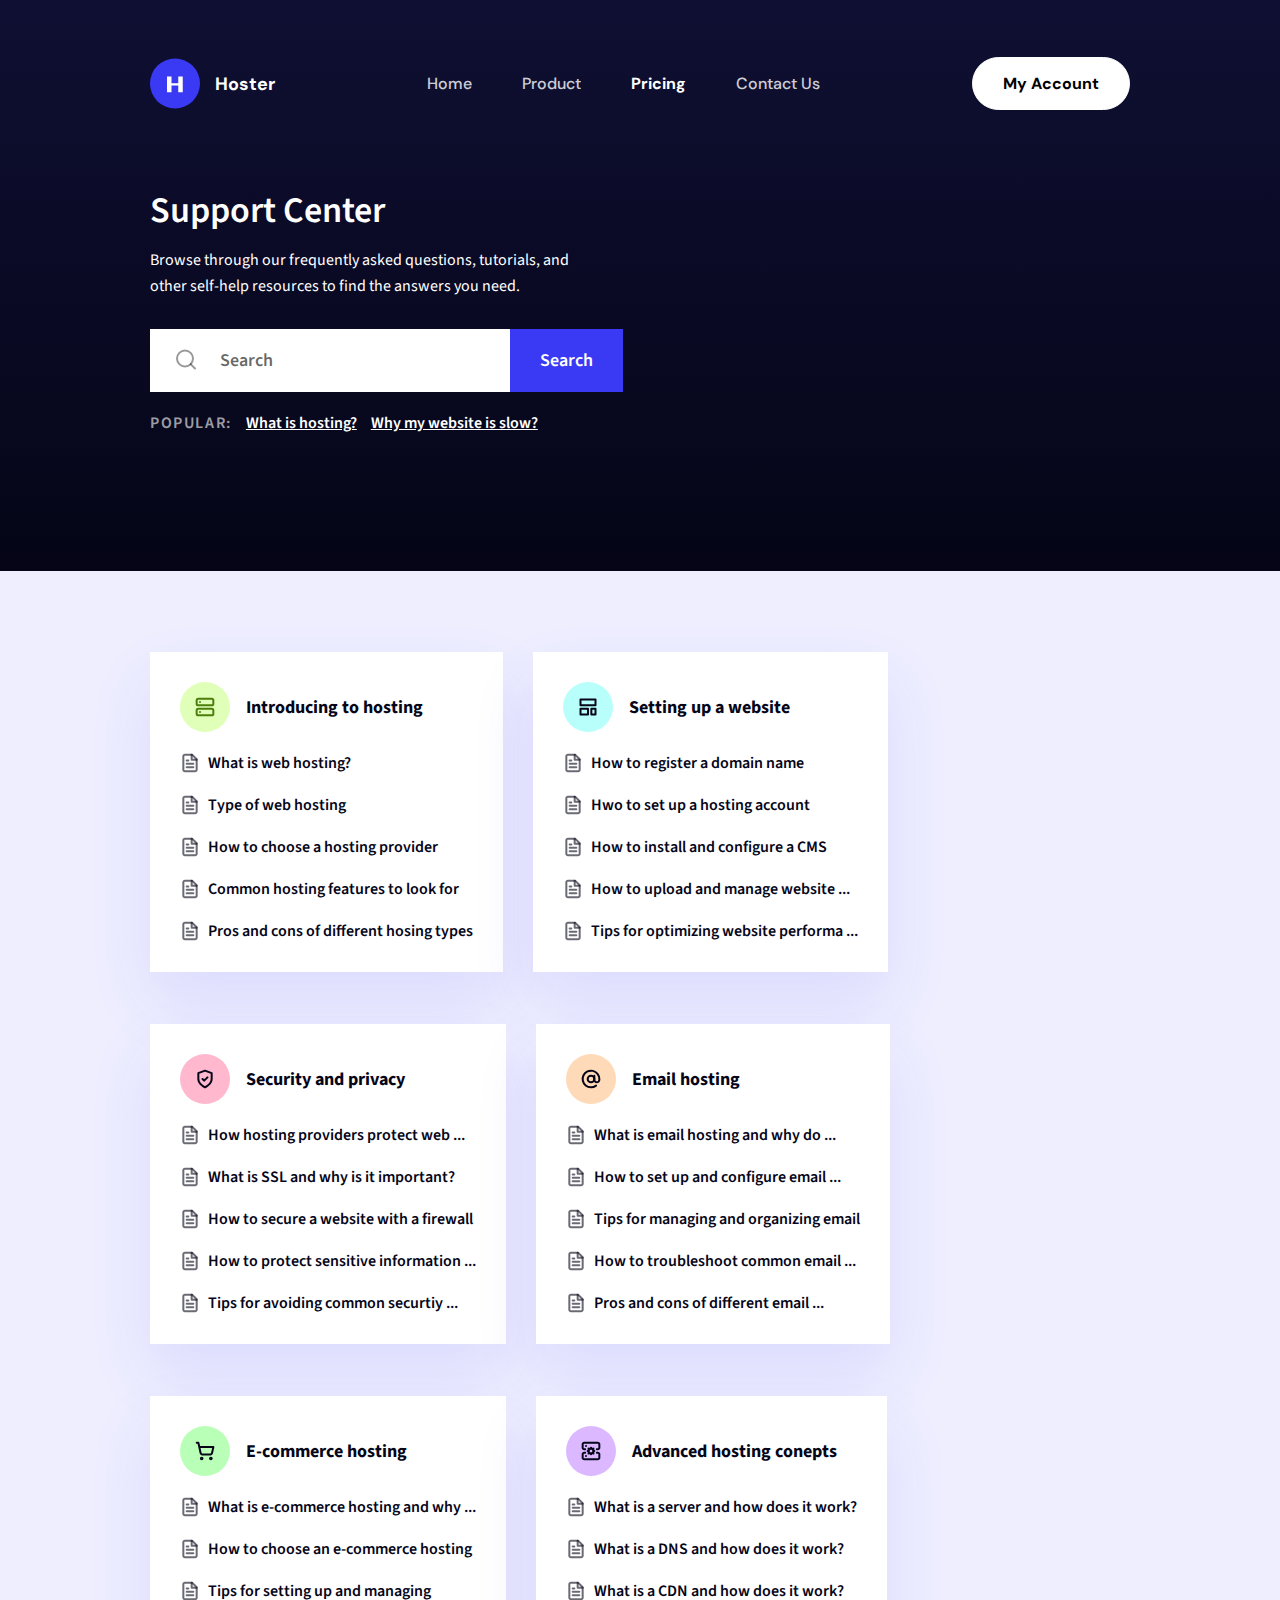
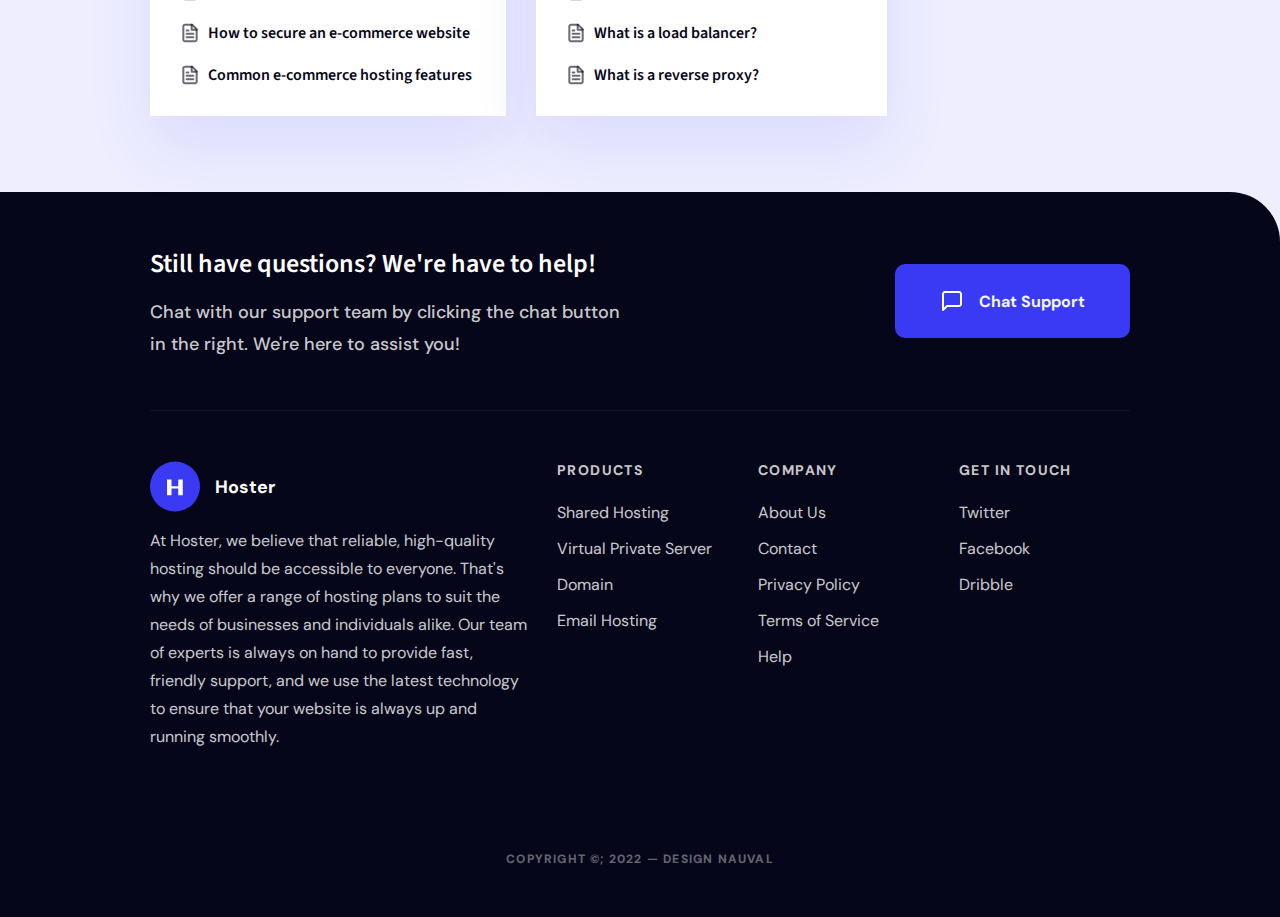
<file: index.html>
<!DOCTYPE html>
<html lang="en">
  <head>
    <meta charset="UTF-8" />
    <meta http-equiv="X-UA-Compatible" content="IE=edge" />
    <meta name="viewport" content="width=device-width, initial-scale=1.0" />
    <title>Hoster Support</title>
    <link rel="stylesheet" href="Style/style.css" />
    <link rel="stylesheet" href="Style/Header.css" />
    <link rel="stylesheet" href="Style/MainIndex.css" />
    <link rel="stylesheet" href="Style/Footer.css" />
    <link rel="stylesheet" href="Style/reset.css" />
    <style>
      @import url("https://fonts.googleapis.com/css2?family=Source+Sans+Pro:wght@400;600;700&display=swap");
      @import url("https://fonts.googleapis.com/css2?family=DM+Sans:ital,wght@0,400;0,500;0,700;1,700&display=swap");
    </style>
  </head>
  <body>
    <header-head></header-head>
    <main class="container">
      <main-1></main-1>
      <main-2></main-2>
      <main-3></main-3>
      <main-4></main-4>
      <main-5></main-5>
      <main-6></main-6>
    </main>
    <footer-foot></footer-foot>

    <script src="Components/Header.js"></script>
    <script src="Components/Footer.js"></script>
    <script src="Components/Main/Main1.js"></script>
    <script src="Components/Main/Main2.js"></script>
    <script src="Components/Main/Main3.js"></script>
    <script src="Components/Main/Main4.js"></script>
    <script src="Components/Main/Main5.js"></script>
    <script src="Components/Main/Main6.js"></script>
  </body>
</html>
</file>
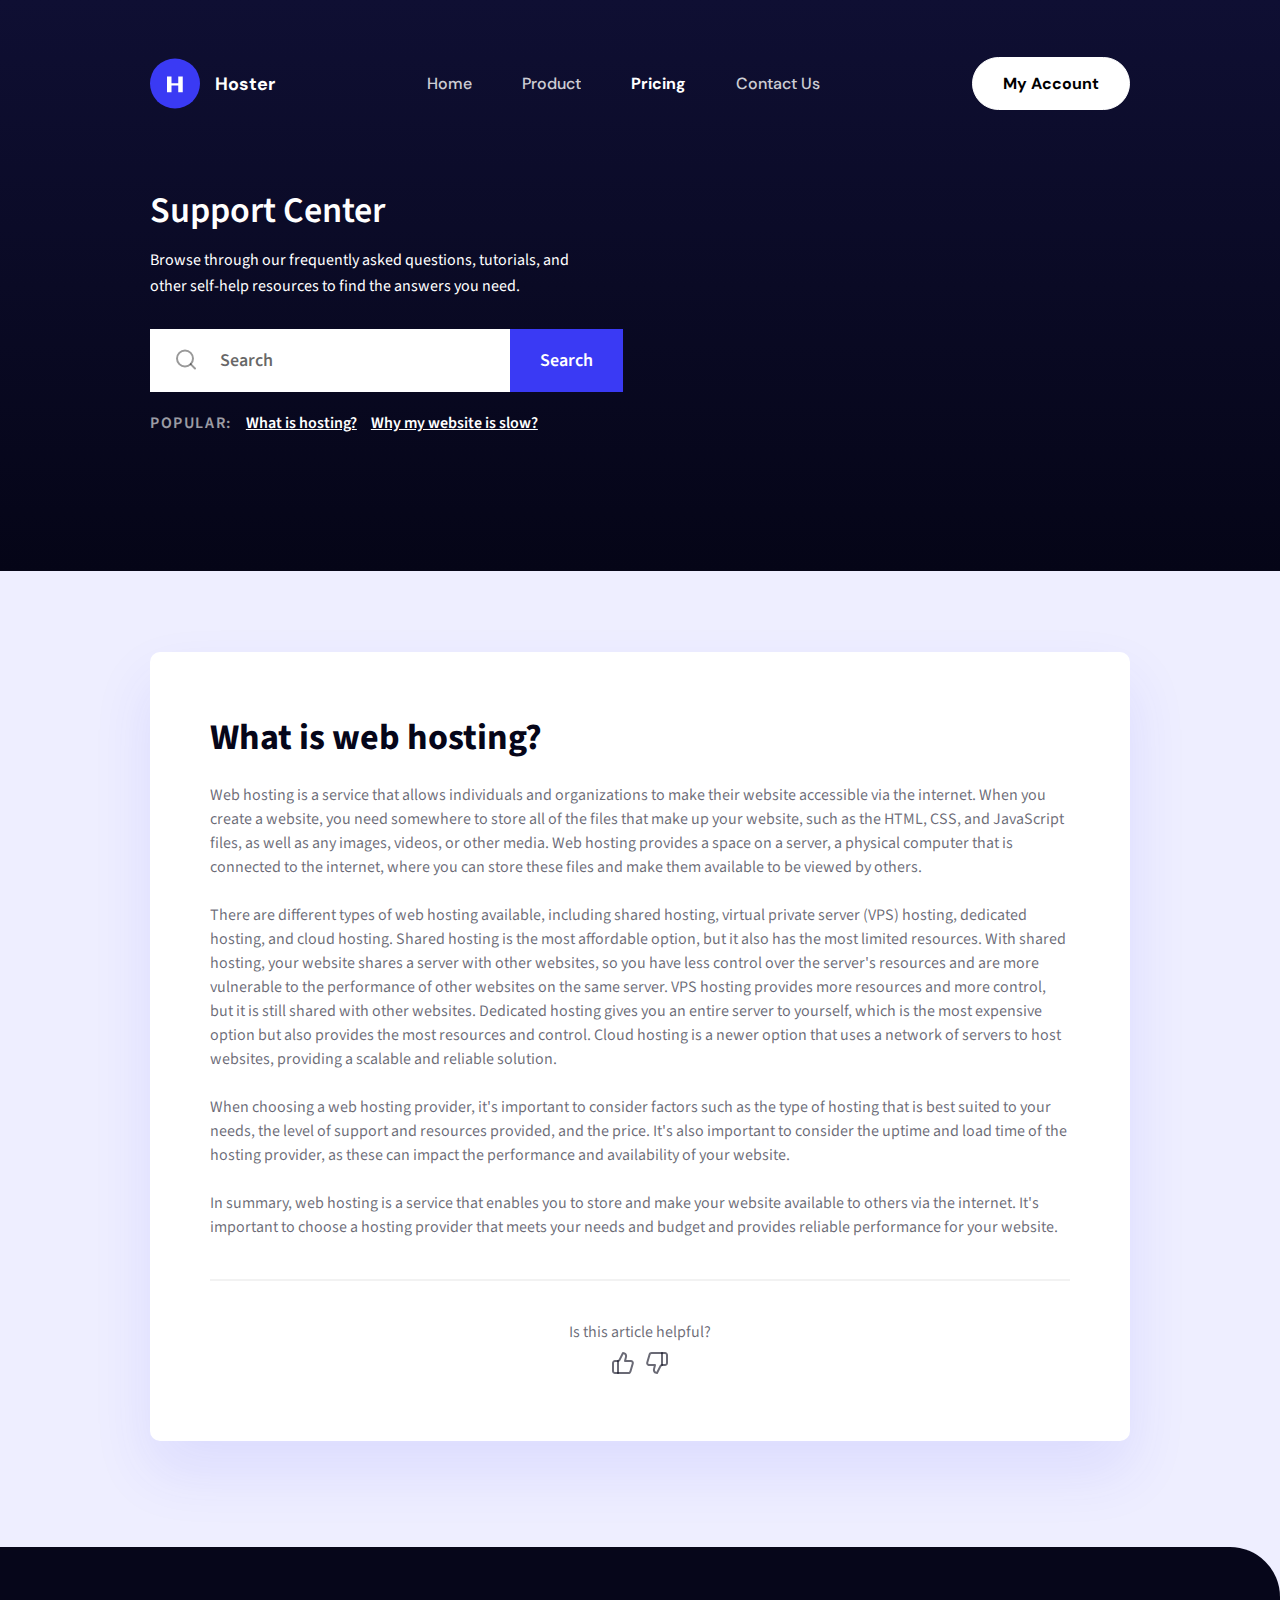
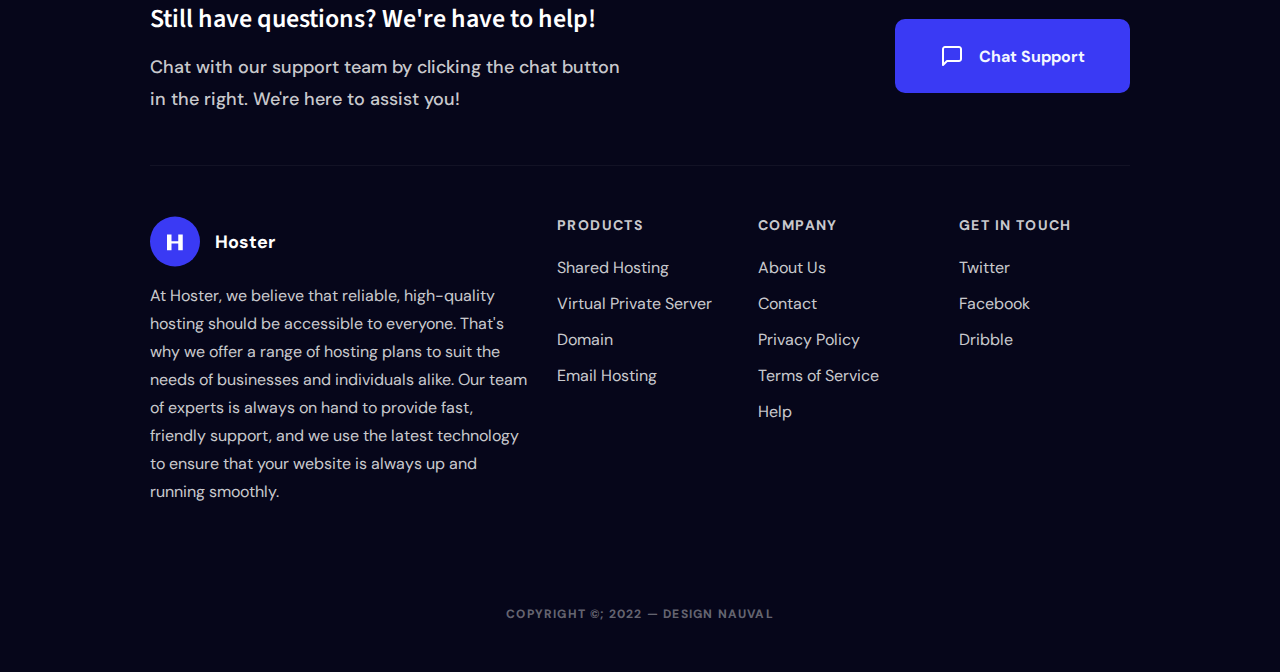
<file: detail.html>
<!DOCTYPE html>
<html lang="en">
  <head>
    <meta charset="UTF-8" />
    <meta http-equiv="X-UA-Compatible" content="IE=edge" />
    <meta name="viewport" content="width=device-width, initial-scale=1.0" />
    <title>Detail Question</title>
    <link rel="stylesheet" href="Style/style.css" />
    <link rel="stylesheet" href="Style/Header.css" />
    <link rel="stylesheet" href="Style/MainDetail.css" />
    <link rel="stylesheet" href="Style/Footer.css" />
    <link rel="stylesheet" href="Style/reset.css" />
    <style>
      @import url("https://fonts.googleapis.com/css2?family=Source+Sans+Pro:wght@400;600;700&display=swap");
      @import url("https://fonts.googleapis.com/css2?family=DM+Sans:ital,wght@0,400;0,500;0,700;1,700&display=swap");
    </style>
  </head>
  <body>
    <header-head></header-head>
    <main class="container">
      <div class="boxDetail">
        <h2>What is web hosting?</h2>
        <div class="textDetail">
          <p>
            Web hosting is a service that allows individuals and organizations
            to make their website accessible via the internet. When you create a
            website, you need somewhere to store all of the files that make up
            your website, such as the HTML, CSS, and JavaScript files, as well
            as any images, videos, or other media. Web hosting provides a space
            on a server, a physical computer that is connected to the internet,
            where you can store these files and make them available to be viewed
            by others.<br /><br />There are different types of web hosting
            available, including shared hosting, virtual private server (VPS)
            hosting, dedicated hosting, and cloud hosting. Shared hosting is the
            most affordable option, but it also has the most limited resources.
            With shared hosting, your website shares a server with other
            websites, so you have less control over the server&apos;s resources
            and are more vulnerable to the performance of other websites on the
            same server. VPS hosting provides more resources and more control,
            but it is still shared with other websites. Dedicated hosting gives
            you an entire server to yourself, which is the most expensive option
            but also provides the most resources and control. Cloud hosting is a
            newer option that uses a network of servers to host websites,
            providing a scalable and reliable solution.<br /><br />When choosing
            a web hosting provider, it&apos;s important to consider factors such
            as the type of hosting that is best suited to your needs, the level
            of support and resources provided, and the price. It&apos;s also
            important to consider the uptime and load time of the hosting
            provider, as these can impact the performance and availability of
            your website.<br /><br />In summary, web hosting is a service that
            enables you to store and make your website available to others via
            the internet. It&apos;s important to choose a hosting provider that
            meets your needs and budget and provides reliable performance for
            your website.
          </p>
        </div>
        <span class="line"></span>
        <div class="footDetail">
          <p>Is this article helpful?</p>
          <div>
            <button>
              <img src="Public/Detail/Like.svg" alt="Like" />
            </button>
            <button>
              <img src="Public/Detail/Dislike.svg" alt="Dislike" />
            </button>
          </div>
        </div>
      </div>
    </main>
    <footer-foot></footer-foot>

    <script src="Components/Header.js"></script>
    <script src="Components/Footer.js"></script>
  </body>
</html>
</file>
<file: Style/style.css>
:root {
  --primary: #3a3af4;
}

.container {
  padding-inline: 150px;
}

body {
  font-family: "Source Sans Pro", "sans serif";
  background-color: #eeeeff;
}
</file>
<file: Style/Header.css>
header {
  background: linear-gradient(180deg, #0f0f33 0%, #050517 100%);
}

.navbar {
  font-family: "DM Sans", "sans serif";
  display: flex;
  padding-top: 57px;
  justify-content: space-between;
  align-items: center;
  color: #fff;
}

.navbar .LogoNav {
  font-size: 18px;
  font-weight: 700;
  display: flex;
  align-items: center;
  gap: 15px;
}

.navbar .NavLink {
  gap: 50px;
  display: flex;
}

.navbar .NavLink .LinkNav {
  font-weight: 500;
  opacity: 80%;
  color: #fff;
}

.navbar .NavLink .active {
  font-weight: 700;
  opacity: 100%;
}

.navbar .NavLink .LinkNav:hover {
  text-decoration: underline;
  opacity: 100;
}

.navbar .btn-nav {
  padding-inline: 30px;
  padding-block: 15px;
  font-weight: 700;
  border-radius: 30px;
  background-color: #fff;
  cursor: pointer;
  border: 1px solid #fff;
  color: #000;
}

.navbar .btn-nav:hover {
  background-color: transparent;
  color: #fff;
}

header .supportCenter {
  padding-top: 75px;
  padding-bottom: 137px;
  width: calc(7 / 12 * 100%);
  color: #fff;
}

header .supportCenter h2 {
  font-weight: 600;
  font-size: 36px;
  line-height: 52px;
}

header .supportCenter > p {
  line-height: 26px;
  width: 80%;
  margin-top: 10px;
  margin-bottom: 30px;
}

header .supportCenter form {
  display: flex;
  position: relative;
  font-size: 18px;
  font-weight: 600;
}

header .supportCenter form label {
  position: absolute;
  top: 54%;
  transform: translateY(-50%);
  left: 24px;
}

header .supportCenter form input {
  background-color: #fff;
  padding-left: 70px;
  padding-right: 70px;
  padding-block: 19px;
  color: rgba(0, 0, 0, 0.6);
}

header .supportCenter form button {
  padding-inline: 30px;
  background-color: var(--primary);
  cursor: pointer;
}

header .supportCenter form button:hover {
  opacity: 0.8;
}

header .supportCenter .popular {
  display: flex;
  font-weight: 600;
  gap: 14px;
  padding-top: 20px;
}

header .supportCenter .popular p {
  text-transform: uppercase;
  letter-spacing: 0.1em;
  opacity: 0.6;
}

header .supportCenter .popular a {
  text-decoration: underline;
}

header .supportCenter .popular a:hover {
  color: var(--primary);
}
</file>
<file: Style/MainIndex.css>
main {
  display: flex;
  flex-wrap: wrap;
  row-gap: 52px;
  column-gap: 30px;
  padding: 81px 0 76px 0;
  /* width: 100%; */
}

main .cardMain {
  /* width: calc(4 / 12 * 100%); */
  flex-grow: 1;
  padding: 30px;
  background: #ffffff;
  box-shadow: 0px 30px 60px rgba(58, 58, 244, 0.1);
  color: #060619;
}

main .cardMain .cardTitle {
  display: flex;
  gap: 16px;
  margin-bottom: 20px;
  align-items: center;
}

main .cardMain .cardTitle h6 {
  font-weight: 700;
  font-size: 18px;
}

main .cardMain ul {
  display: flex;
  flex-direction: column;
  row-gap: 20px;
}

main .cardMain ul .questionItemCard {
  font-weight: 600;
  display: flex;
  gap: 8px;
}

main .cardMain ul .questionItemCard a:hover {
  text-decoration: underline;
}
</file>
<file: Style/Footer.css>
footer {
  border-radius: 0 50px 0 0;
  background-color: #06061a;
  color: rgba(255, 255, 255, 0.8);
  font-family: "DM Sans", "sans serif";
}

footer .supportFooter {
  display: flex;
  justify-content: space-between;
  padding-block: 50px;
  align-items: center;
}

footer .supportFooter > div {
  max-width: 50%;
}

footer .supportFooter h2 {
  font-family: "Source Sans Pro", "sans serif";
  font-weight: 600;
  font-size: 26px;
  line-height: 44px;
  margin-bottom: 10px;
  color: #fff;
}

footer .supportFooter p {
  font-weight: 500;
  font-size: 18px;
  line-height: 32px;
}

footer .supportFooter button {
  display: flex;
  align-items: center;
  border-radius: 10px;
  color: #f4f7ff;
  padding-inline: 45px;
  padding-block: 25px;
  gap: 15px;
  background-color: var(--primary);
  height: fit-content;
  cursor: pointer;
  font-weight: 700;
}

footer .supportFooter button:hover {
  opacity: 0.8;
}

footer .mainFooter {
  display: flex;
  gap: 30px;
  line-height: 28px;
  justify-content: space-between;
  padding-block: 50px;
  border-top: 1px solid rgba(255, 255, 255, 0.05);
}

footer .descFooter {
  max-width: 575px;
}

footer .LogoFooter {
  font-size: 18px;
  font-weight: 700;
  display: flex;
  align-items: center;
  gap: 15px;
  color: #fff;
  margin-bottom: 15px;
  width: fit-content;
}

footer .descFooter p {
  font-size: 16px;
}

footer .footerBar {
  display: flex;
  width: 100%;
  gap: 30px;
}

footer .footerBar .itemFooter {
  width: 171px;
}

footer .footerBar .itemFooter h6 {
  text-transform: uppercase;
  letter-spacing: 0.1em;
  font-weight: 700;
  font-size: 14px;
  margin-bottom: 20px;
  line-height: 18px;
}

footer .footerBar .itemFooter ul {
  display: flex;
  flex-direction: column;
  row-gap: 8px;
}

footer .footerBar .itemFooter a:hover {
  text-decoration: underline;
}

footer .copyright {
  font-weight: 700;
  font-size: 12px;
  line-height: 16px;
  letter-spacing: 0.1em;
  text-align: center;
  color: rgba(255, 255, 255, 0.4);
  padding: 50px 0px;
}
</file>
<file: Style/MainDetail.css>
main {
  padding: 81px 0 106px 0;
}

main .boxDetail {
  padding: 60px;
  color: rgba(6, 6, 25, 0.6);
  background-color: #fff;
  border-radius: 10px;
  box-shadow: 0px 30px 60px rgba(58, 58, 244, 0.1);
}

main .boxDetail h2 {
  font-weight: 700;
  font-size: 36px;
  color: #060619;
}

main .textDetail {
  margin-top: 20px;
}

main .boxDetail .textDetail p {
  font-size: 16px;
  line-height: 24px;
}

main .line {
  display: block;
  width: 100%;
  height: 2px;
  margin-block: 40px;
  background: rgba(0, 0, 0, 0.05);
}

main .footDetail {
  text-align: center;
}

main .footDetail > div {
  margin-top: 8px;
  display: flex;
  justify-content: center;
  gap: 10px;
}

main .footDetail button {
  cursor: pointer;
}
</file>
